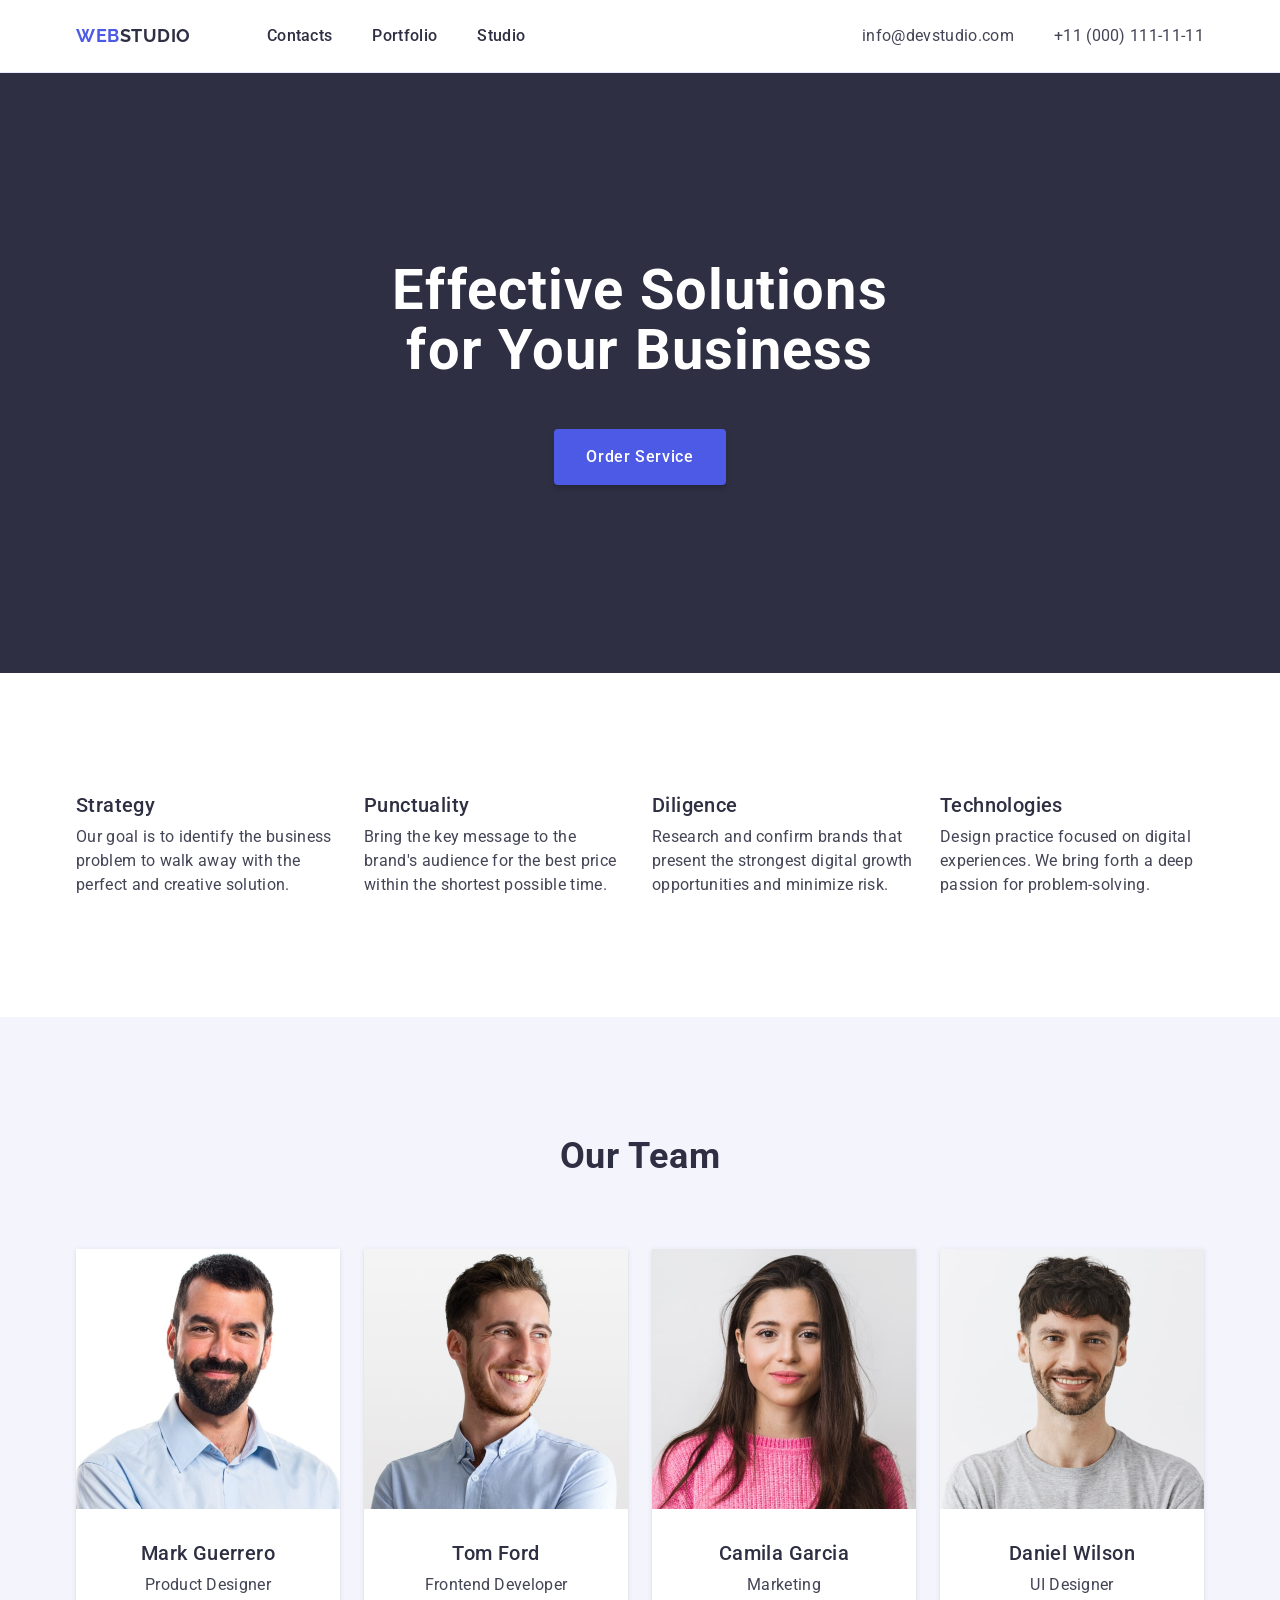
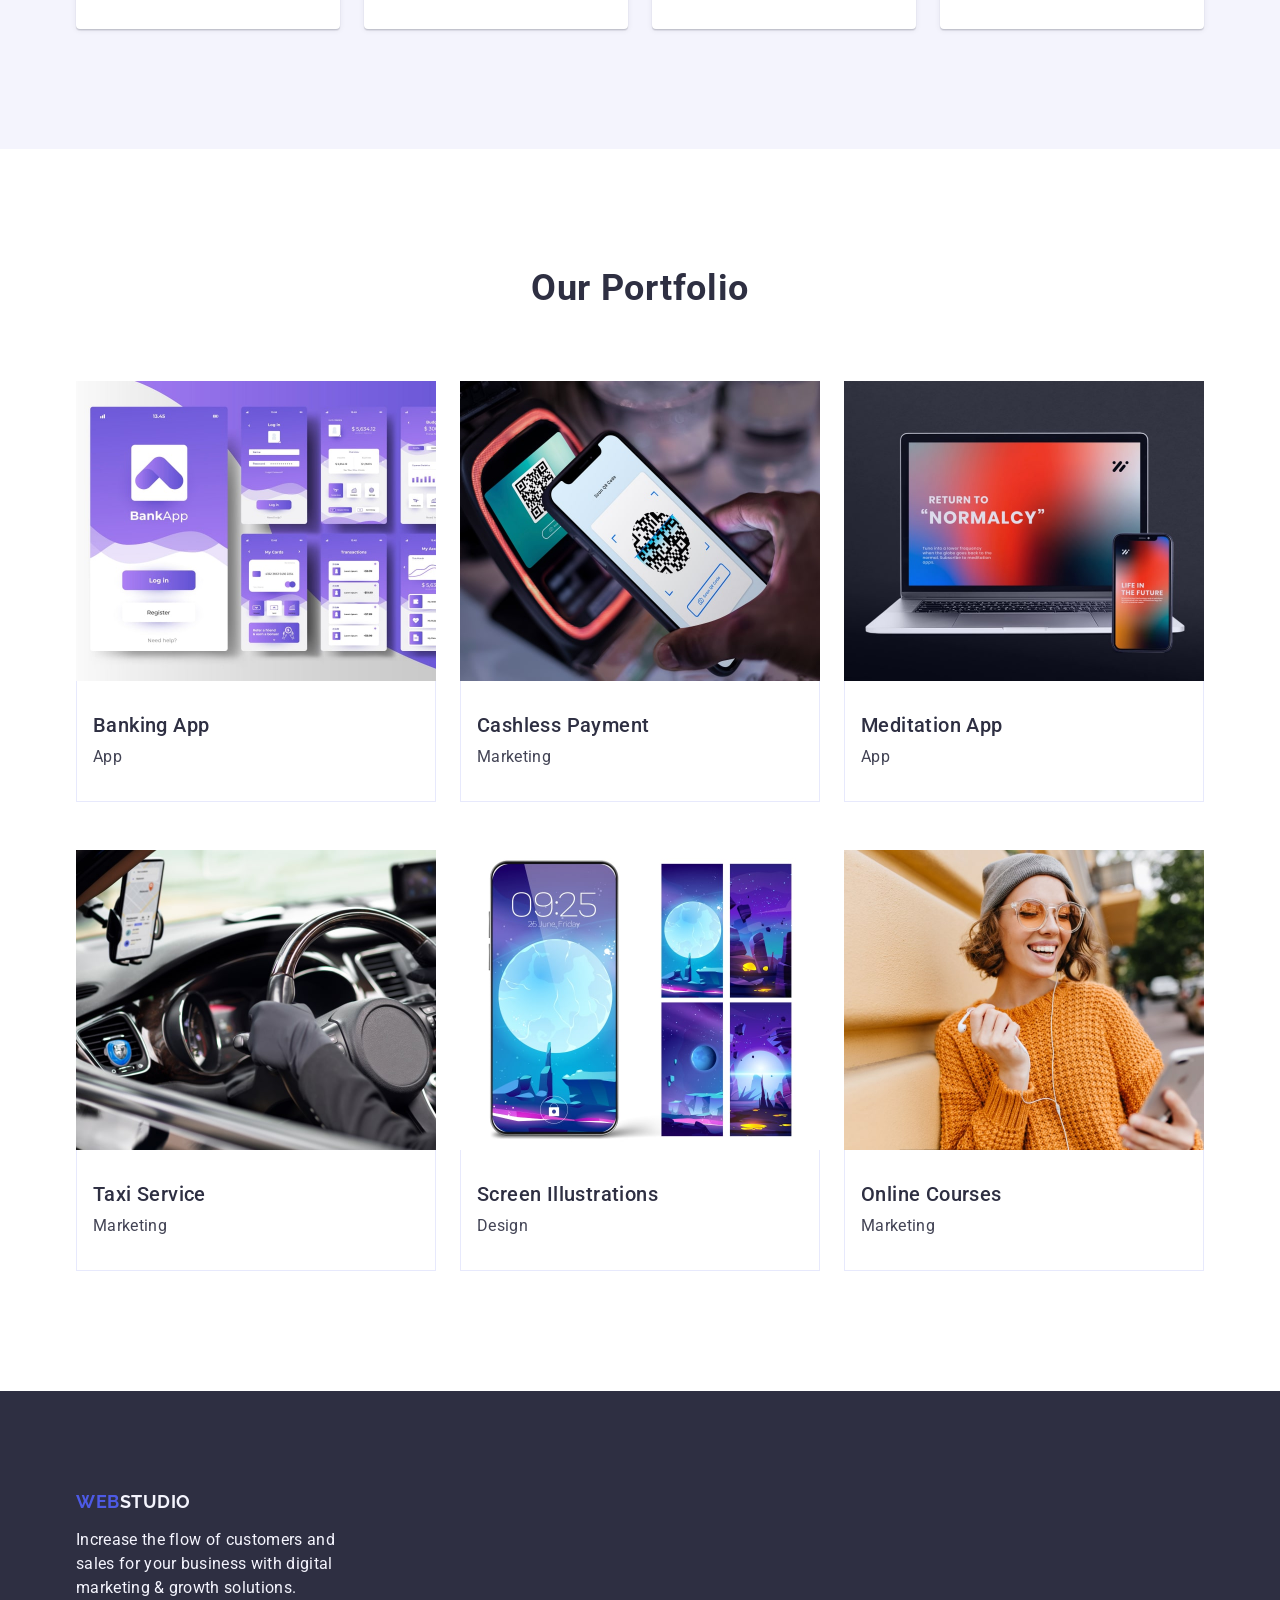
<file: index.html>
<!DOCTYPE html>
<html lang="en">
  <head>
    <meta charset="UTF-8" />
    <meta name="viewport" content="width=device-width, initial-scale=1.0" />
    <title>Document</title>
    <link
      rel="stylesheet"
      href="https://cdnjs.cloudflare.com/ajax/libs/modern-normalize/2.0.0/modern-normalize.min.css"
      integrity="sha512-4xo8blKMVCiXpTaLzQSLSw3KFOVPWhm/TRtuPVc4WG6kUgjH6J03IBuG7JZPkcWMxJ5huwaBpOpnwYElP/m6wg=="
      crossorigin="anonymous"
      referrerpolicy="no-referrer"
    />
    <link rel="preconnect" href="https://fonts.googleapis.com" />
    <link rel="preconnect" href="https://fonts.gstatic.com" crossorigin />
    <link
      href="https://fonts.googleapis.com/css2?family=Raleway:wght@700&family=Roboto:wght@400;500;700&display=swap"
      rel="stylesheet"
    />
    <link rel="stylesheet" href="./css/styles.css" />
  </head>
  <body>
    <header class="header">
      <div class="container">
        <nav class="nav">
          <a class="logo" href="./index.html">Web<span>Studio</span></a>
          <ul class="nav-list">
            <li class="nav-item"><a class="nav-link" href="/">Contacts</a></li>
            <li class="nav-item"><a class="nav-link" href="">Portfolio</a></li>
            <li class="nav-item"><a class="nav-link" href="">Studio</a></li>
          </ul>
        </nav>
        <address class="address">
          <ul class="address-list">
            <li class="address-item">
              <a class="address-link" href="mailto:info@devstudio.com"
                >info@devstudio.com</a
              >
            </li>
            <li class="address-item">
              <a class="address-link" href="tel:+110001111111"
                >+11 (000) 111-11-11</a
              >
            </li>
          </ul>
        </address>
      </div>
    </header>
    <main>
      <section class="hero">
        <div class="container">
          <h1 class="hero-title">Effective Solutions for Your Business</h1>
          <button class="hero-btn" type="button">Order Service</button>
        </div>
      </section>
      <section class="features">
        <div class="container">
          <h2 class="visually-hidden">features</h2>
          <ul class="features-list">
            <li class="features-item">
              <h3 class="features-title">Strategy</h3>
              <p class="features-text">
                Our goal is to identify the business problem to walk away with
                the perfect and creative solution.
              </p>
            </li>
            <li class="features-item">
              <h3 class="features-title">Punctuality</h3>
              <p class="features-text">
                Bring the key message to the brand's audience for the best price
                within the shortest possible time.
              </p>
            </li>
            <li class="features-item">
              <h3 class="features-title">Diligence</h3>
              <p class="features-text">
                Research and confirm brands that present the strongest digital
                growth opportunities and minimize risk.
              </p>
            </li>
            <li class="features-item">
              <h3 class="features-title">Technologies</h3>
              <p class="features-text">
                Design practice focused on digital experiences. We bring forth a
                deep passion for problem-solving.
              </p>
            </li>
          </ul>
        </div>
      </section>
      <section class="team">
        <div class="container">
          <h2 class="team-title">Our Team</h2>
          <ul class="team-list">
            <li class="team-item">
              <img
                src="./images/img-1.jpg"
                alt="Mark Guerrero"
                width="264"
                height="260"
                class="team-image"
              />
              <div class="team-descr">
                <h3 class="team-name">Mark Guerrero</h3>
                <p class="team-text">Product Designer</p>
              </div>
            </li>
            <li class="team-item">
              <img
                src="./images/img-2.jpg"
                alt="Tom Ford"
                width="264"
                height="260"
                class="team-image"
              />
              <div class="team-descr">
                <h3 class="team-name">Tom Ford</h3>
                <p class="team-text">Frontend Developer</p>
              </div>
            </li>
            <li class="team-item">
              <img
                src="./images/img-3.jpg"
                alt="Camila Garcia"
                width="264"
                height="260"
                class="team-image"
              />
              <div class="team-descr">
                <h3 class="team-name">Camila Garcia</h3>
                <p class="team-text">Marketing</p>
              </div>
            </li>
            <li class="team-item">
              <img
                src="./images/img-4.jpg"
                alt="Daniel Wilson"
                width="264"
                height="260"
                class="team-image"
              />
              <div class="team-descr">
                <h3 class="team-name">Daniel Wilson</h3>
                <p class="team-text">UI Designer</p>
              </div>
            </li>
          </ul>
        </div>
      </section>
      <section class="portfolio">
        <div class="container">
          <h2 class="portfolio-title">Our Portfolio</h2>
          <ul class="portfolio-list">
            <li class="portfolio-item">
              <img
                src="./images/card-img1.jpg"
                alt="Banking App"
                width="360"
                class="portfolio-image"
              />
              <div class="portfolio-descr">
                <h3 class="portfolio-name">Banking App</h3>
                <p class="portfolio-text">App</p>
              </div>
            </li>
            <li class="portfolio-item">
              <img
                src="./images/card-img2.jpg"
                alt="Cashless Payment"
                width="360"
                class="portfolio-image"
              />
              <div class="portfolio-descr">
                <h3 class="portfolio-name">Cashless Payment</h3>
                <p class="portfolio-text">Marketing</p>
              </div>
            </li>
            <li class="portfolio-item">
              <img
                src="./images/card-img3.jpg"
                alt="Meditation App"
                width="360"
                class="portfolio-image"
              />
              <div class="portfolio-descr">
                <h3 class="portfolio-name">Meditation App</h3>
                <p class="portfolio-text">App</p>
              </div>
            </li>
            <li class="portfolio-item">
              <img
                src="./images/card-img4.jpg"
                alt="Taxi Service"
                width="360"
                class="portfolio-image"
              />
              <div class="portfolio-descr">
                <h3 class="portfolio-name">Taxi Service</h3>
                <p class="portfolio-text">Marketing</p>
              </div>
            </li>
            <li class="portfolio-item">
              <img
                src="./images/card-img5.jpg"
                alt="Screen Illustrations"
                width="360"
                class="portfolio-image"
              />
              <div class="portfolio-descr">
                <h3 class="portfolio-name">Screen Illustrations</h3>
                <p class="portfolio-text">Design</p>
              </div>
            </li>
            <li class="portfolio-item">
              <img
                src="./images/card-img6.jpg"
                alt="Online Courses"
                width="360"
                class="portfolio-image"
              />
              <div class="portfolio-descr">
                <h3 class="portfolio-name">Online Courses</h3>
                <p class="portfolio-text">Marketing</p>
              </div>
            </li>
          </ul>
        </div>
      </section>
    </main>
    <footer class="footer">
      <div class="container">
        <a class="footer-logo" href="./index.html"
          >Web<span class="footer-logo-color">Studio</span></a
        >
        <p class="footer-text">
          Increase the flow of customers and sales for your business with
          digital marketing & growth solutions.
        </p>
      </div>
    </footer>
  </body>
</html>
</file>
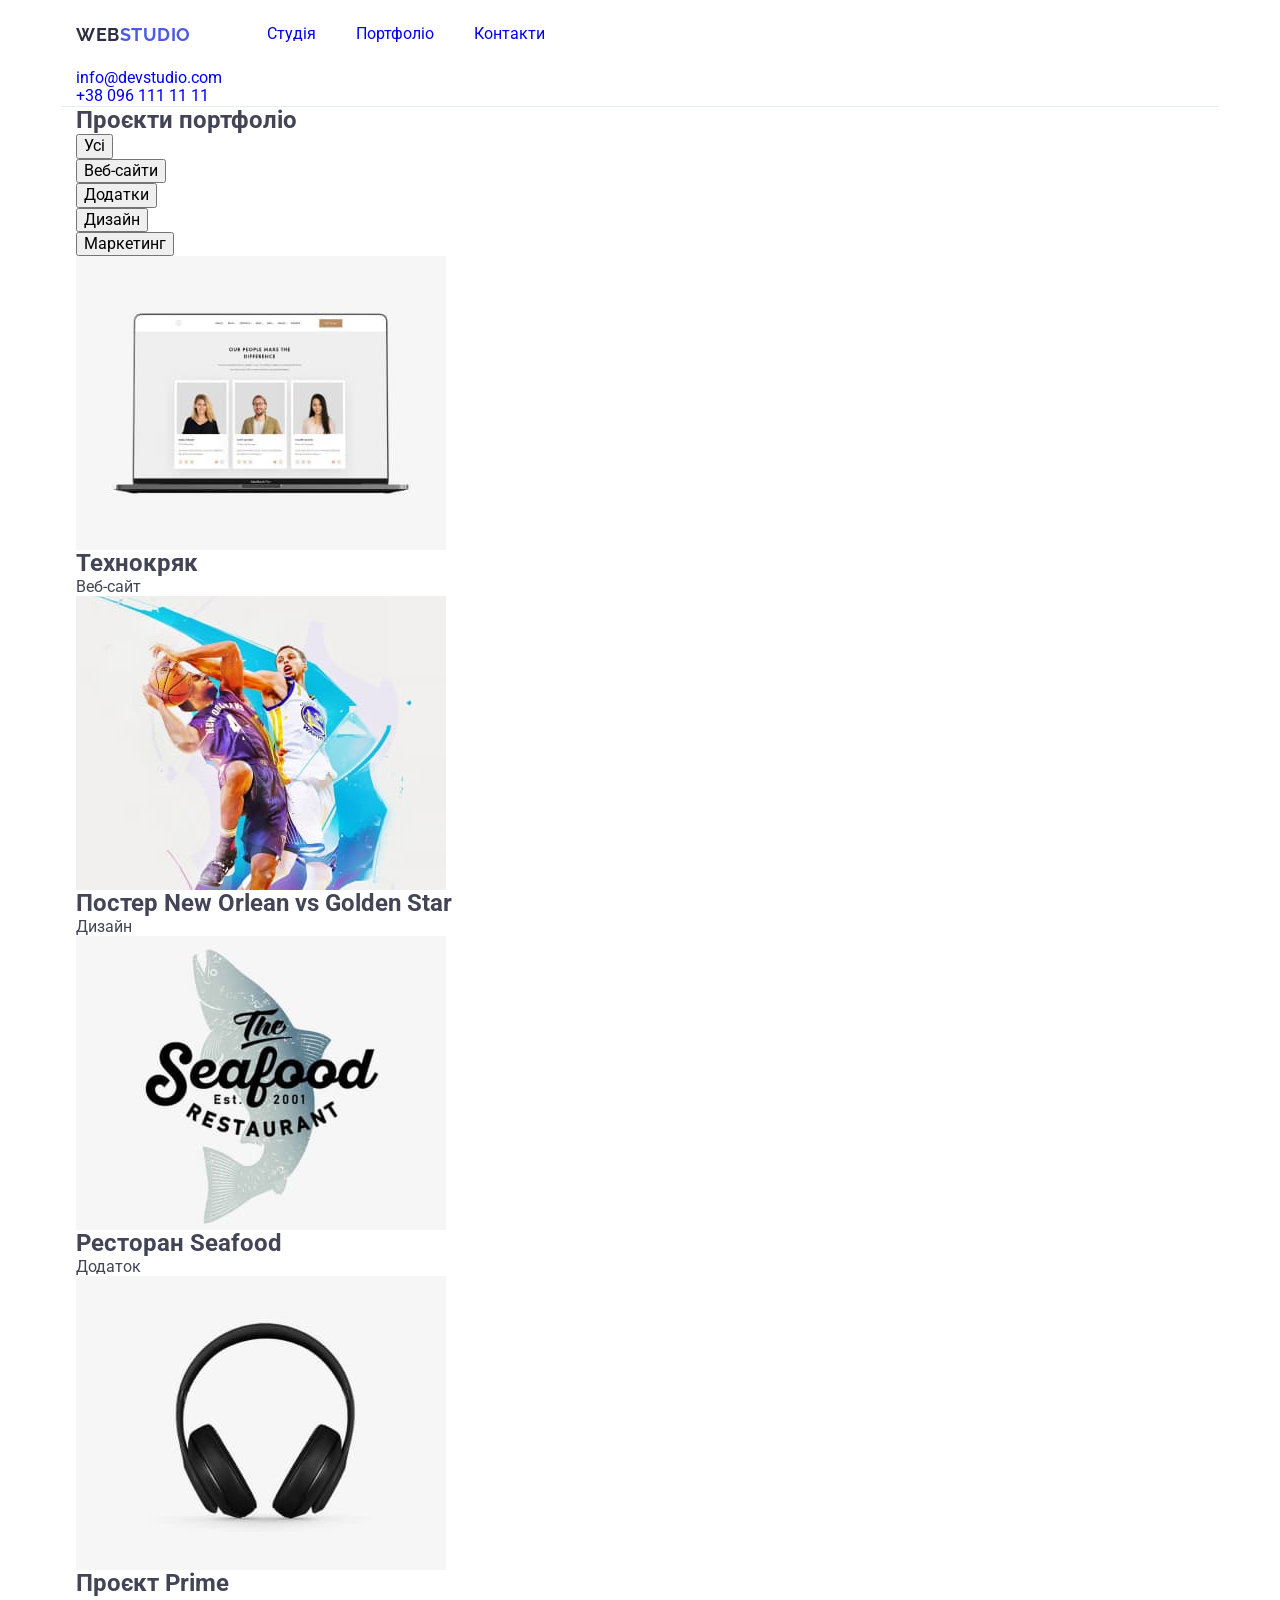
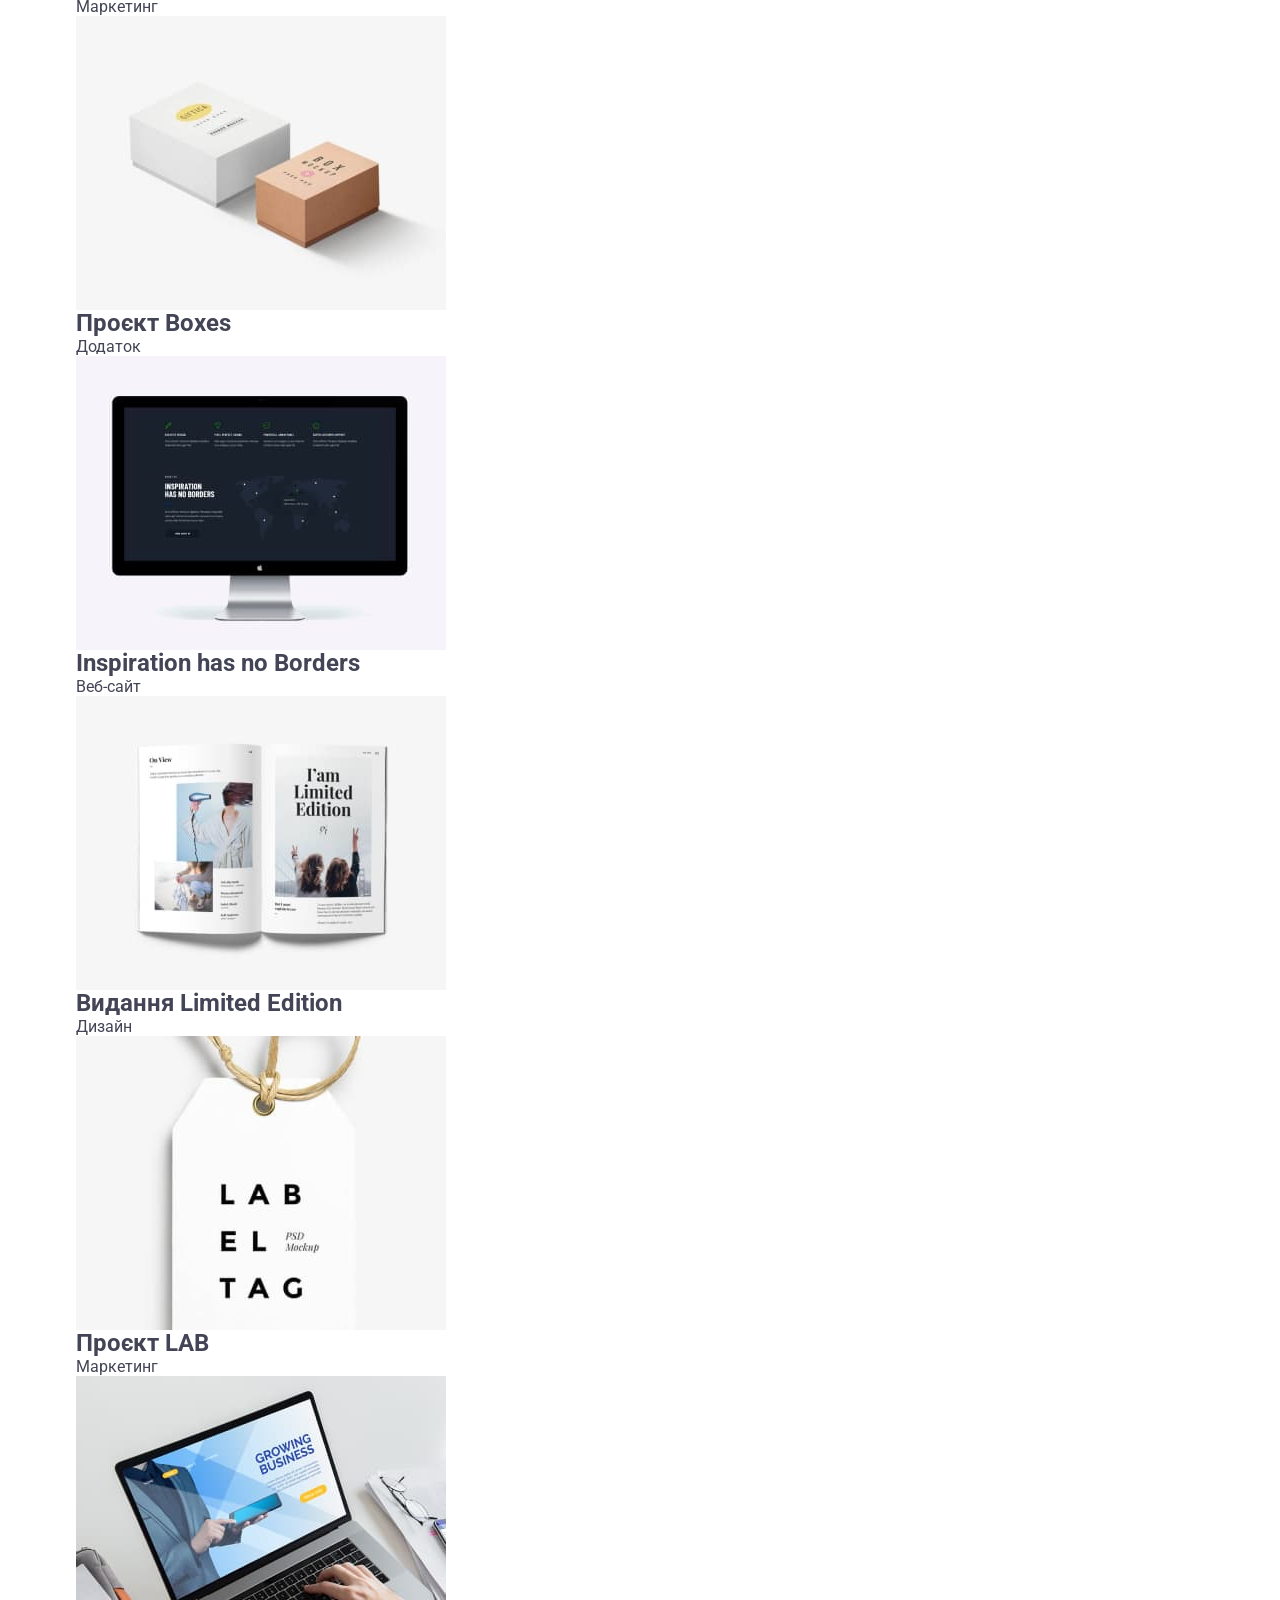
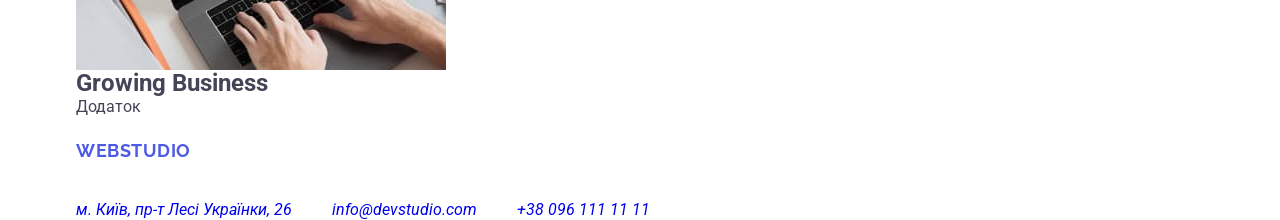
<file: portfolio.html>
<!DOCTYPE html>
<html lang="uk">
  <head>
    <meta charset="UTF-8" />
    <meta http-equiv="X-UA-Compatible" content="IE=edge" />
    <meta name="viewport" content="width=device-width, initial-scale=1.0" />
    <title>WebStudio</title>
    <!-- fonts -->
    <link rel="preconnect" href="https://fonts.googleapis.com" />
    <link rel="preconnect" href="https://fonts.gstatic.com" crossorigin />
    <link rel="preconnect" href="https://fonts.googleapis.com" />
    <link rel="preconnect" href="https://fonts.gstatic.com" crossorigin />
    <link
      href="https://fonts.googleapis.com/css2?family=Raleway:wght@700&family=Roboto:wght@400;500;700;900&display=swap"
      rel="stylesheet"
    />
    <!-- modern-normalize -->
    <link
      rel="stylesheet"
      href="https://cdnjs.cloudflare.com/ajax/libs/modern-normalize/1.1.0/modern-normalize.min.css"
      integrity="sha512-wpPYUAdjBVSE4KJnH1VR1HeZfpl1ub8YT/NKx4PuQ5NmX2tKuGu6U/JRp5y+Y8XG2tV+wKQpNHVUX03MfMFn9Q=="
      crossorigin="anonymous"
      referrerpolicy="no-referrer"
    />
    <!-- custom styles -->
    <link rel="stylesheet" href="./css/styles.css" />
  </head>
  <body>
    <header>
      <div class="container header">
        <nav class="nav">
          <a class="logo logo-header" href="./index.html"
            ><span class="logo-color">Web</span>Studio</a
          >
          <ul class="nav-list">
            <li class="nav-list-item">
              <a class="nav-list-item-link display-block" href="./index.html"
                >Студія</a
              >
            </li>
            <li class="nav-list-item">
              <a
                class="nav-list-item-link display-block"
                href="./portfolio.html"
                >Портфоліо</a
              >
            </li>
            <li class="nav-list-item">
              <a class="nav-list-item-link display-block" href="#contacts-link"
                >Контакти</a
              >
            </li>
          </ul>
        </nav>
        <ul class="header-contacts">
          <li class="header-contacts-item">
            <a
              class="header-contacts-item-link display-block"
              href="mailto:info@devstudio.com"
              >info@devstudio.com</a
            >
          </li>
          <li class="header-contacts-item">
            <a
              class="header-contacts-item-link display-block"
              href="tel:+380961111111"
              >+38 096 111 11 11</a
            >
          </li>
        </ul>
      </div>
    </header>
    <main>
      <section class="section">
        <div class="container">
          <h1 class="hidden-title">Проєкти портфоліо</h1>
          <ul class="filter-list">
            <li class="filter-list-item">
              <button class="filter-list-button all-btn" type="button">
                Усі
              </button>
            </li>
            <li class="filter-list-item">
              <button class="filter-list-button secondary-btn" type="button">
                Веб-сайти
              </button>
            </li>
            <li class="filter-list-item">
              <button class="filter-list-button secondary-btn" type="button">
                Додатки
              </button>
            </li>
            <li class="filter-list-item">
              <button class="filter-list-button secondary-btn" type="button">
                Дизайн
              </button>
            </li>

            <li class="filter-list-item-button">
              <button class="filter-list-button secondary-btn" type="button">
                Маркетинг
              </button>
            </li>
          </ul>
          <ul class="portfolio-content-list">
            <li class="portfolio-content-list-item">
              <img
                src="./images/technocrack.jpg"
                alt="зразок веб-сайту"
                width="370"
                height="294"
              />
              <div class="portfolio-content-list-text">
                <h2 class="portfolio-content-list-item-heading">Технокряк</h2>
                <p class="portfolio-content-list-item-text">Веб-сайт</p>
              </div>
            </li>
            <li class="portfolio-content-list-item">
              <img
                src="./images/poster.jpg"
                alt="постер нба"
                width="370"
                height="294"
              />
              <div class="portfolio-content-list-text">
                <h2 class="portfolio-content-list-item-heading">
                  Постер New Orlean vs Golden Star
                </h2>
                <p class="portfolio-content-list-item-text">Дизайн</p>
              </div>
            </li>
            <li class="portfolio-content-list-item">
              <img
                src="./images/seafood.jpg"
                alt="логотип ресторану"
                width="370"
                height="294"
              />
              <div class="portfolio-content-list-text">
                <h2 class="portfolio-content-list-item-heading">
                  Ресторан Seafood
                </h2>
                <p class="portfolio-content-list-item-text">Додаток</p>
              </div>
            </li>
            <li class="portfolio-content-list-item">
              <img
                src="./images/prime.jpg"
                alt="слухавки"
                width="370"
                height="294"
              />
              <div class="portfolio-content-list-text">
                <h2 class="portfolio-content-list-item-heading">
                  Проєкт Prime
                </h2>
                <p class="portfolio-content-list-item-text">Маркетинг</p>
              </div>
            </li>
            <li class="portfolio-content-list-item">
              <img
                src="./images/boxes.jpg"
                alt="коробки"
                width="370"
                height="294"
              />
              <div class="portfolio-content-list-text">
                <h2 class="portfolio-content-list-item-heading">
                  Проєкт Boxes
                </h2>
                <p class="portfolio-content-list-item-text">Додаток</p>
              </div>
            </li>
            <li class="portfolio-content-list-item">
              <img
                src="./images/noborders.jpg"
                alt="зразок веб-сайту"
                width="370"
                height="294"
              />
              <div class="portfolio-content-list-text">
                <h2 class="portfolio-content-list-item-heading">
                  Inspiration has no Borders
                </h2>
                <p class="portfolio-content-list-item-text">Веб-сайт</p>
              </div>
            </li>
            <li class="portfolio-content-list-item">
              <img
                src="./images/le.jpg"
                alt="зразок оформлення сторінок"
                width="370"
                height="294"
              />
              <div class="portfolio-content-list-text">
                <h2 class="portfolio-content-list-item-heading">
                  Видання Limited Edition
                </h2>
                <p class="portfolio-content-list-item-text">Дизайн</p>
              </div>
            </li>
            <li class="portfolio-content-list-item">
              <img
                src="./images/lab.jpg"
                alt="проєкт лаб"
                width="370"
                height="294"
              />
              <div class="portfolio-content-list-text">
                <h2 class="portfolio-content-list-item-heading">Проєкт LAB</h2>
                <p class="portfolio-content-list-item-text">Маркетинг</p>
              </div>
            </li>
            <li class="portfolio-content-list-item">
              <img
                src="./images/business.jpg"
                alt="зразок додатку"
                width="370"
                height="294"
              />
              <div class="portfolio-content-list-text">
                <h2 class="portfolio-content-list-item-heading">
                  Growing Business
                </h2>
                <p class="portfolio-content-list-item-text">Додаток</p>
              </div>
            </li>
          </ul>
        </div>
      </section>
    </main>
    <footer class="contacts" id="contacts-link">
      <div class="container">
        <a class="logo footer-logo" href="./index.html"
          ><span class="logo-footer-color">Web</span>Studio</a
        >
        <address>
          <ul class="address-list">
            <li class="address-list-item">
              <a
                class="map-link"
                href="https://goo.gl/maps/me57YFcmaELghzEW9"
                target="_blank"
                rel="noopener noreferrer nofollow"
                >м. Київ, пр-т Лесі Українки, 26</a
              >
            </li>
            <li class="address-list-item">
              <a class="mail-link" href="mailto:info@devstudio.com"
                >info@devstudio.com</a
              >
            </li>
            <li class="address-list-item">
              <a class="tel-link" href="tel:+380961111111">+38 096 111 11 11</a>
            </li>
          </ul>
        </address>
      </div>
    </footer>
  </body>
</html>
</file>
<file: css/styles.css>
body {
  font-family: "Roboto", sans-serif;
  color: #434455;
  background-color: #ffffff;
}
* {
  box-sizing: border-box;
}
h1,
h2,
h3,
h4,
h5,
h6,
p {
  margin: 0;
  padding: 0;
}
a {
  text-decoration: none;
}
img {
  display: block;
}

ul,
ol {
  margin: 0;
  padding: 0;
  list-style: none;
}
.container {
  max-width: 1158px;
  padding: 0 15px;
  margin: 0 auto;
}
.visually-hidden {
  position: absolute;
  width: 1px;
  height: 1px;
  margin: -1px;
  border: 0;
  padding: 0;
  white-space: nowrap;
  clip-path: inset(100%);
  clip: rect(0 0 0 0);
  overflow: hidden;
}
/* header */
.header {
  border-bottom: 1px solid #e7e9fc;
}
.header .container {
  display: flex;
  justify-content: space-between;
}
.logo {
  display: block;
  font-family: "Raleway", sans-serif;
  font-weight: 700;
  font-size: 18px;
  line-height: 1.17;
  letter-spacing: 0.03em;
  text-transform: uppercase;
  color: #4d5ae5;
  margin-right: 76px;
  padding: 24px 0;
}

.nav {
  display: flex;
  align-items: center;
}
.nav span {
  color: #2e2f42;
}
.nav-list {
  display: flex;
  gap: 40px;
}
.nav-item {
}
.nav-link {
  display: block;
  font-weight: 500;
  font-size: 16px;
  line-height: 1.5;
  letter-spacing: 0.02em;
  color: #2e2f42;
  padding: 24px 0;
}
.nav-link:hover,
.nav-link:focus {
  color: #404bbf;
}
.address {
  font-style: normal;
}
.address-list {
  display: flex;
  align-items: center;
  gap: 40px;
}
.address-item {
}
.address-link {
  display: block;
  font-size: 16px;
  line-height: 1.5;
  letter-spacing: 0.02em;
  color: #434455;
  padding: 24px 0;
}
.address-link:hover,
.address-link:focus {
  color: #404bbf;
}
/* hero */
.hero {
  background-color: #2e2f42;
  padding: 188px 0;
}

.hero-title {
  font-weight: 700;
  font-size: 56px;
  line-height: 1.07;
  letter-spacing: 0.02em;
  text-align: center;
  color: #ffffff;
  margin-left: auto;
  margin-right: auto;
  margin-bottom: 48px;
  max-width: 496px;
}
.hero-btn {
  display: block;
  font-weight: 500;
  line-height: 1.5;
  letter-spacing: 0.04em;
  color: #ffffff;
  background-color: #4d5ae5;
  cursor: pointer;
  box-shadow: 0 4px 4px 0 rgba(0, 0, 0, 0.15);
  border-radius: 4px;
  padding: 16px 32px;
  min-width: 169px;
  height: 56px;
  border: none;
  margin-left: auto;
  margin-right: auto;
}
.hero-btn:hover,
.hero-btn:focus {
  background-color: #404bbf;
}
/* features */
.features {
  padding: 120px 0;
}

.features-list {
  display: flex;
  gap: 24px;
}
.features-item {
  width: 264px;
}
.features-title {
  font-weight: 500;
  font-size: 20px;
  line-height: 1.2;
  letter-spacing: 0.02em;
  color: #2e2f42;
  margin-bottom: 8px;
}
.features-text {
  font-size: 16px;
  line-height: 1.5;
  letter-spacing: 0.02em;
}
/* team */
.team {
  background-color: #f4f4fd;
  padding: 120px 0;
}
.team-title {
  font-weight: 700;
  font-size: 36px;
  line-height: 1.11;
  letter-spacing: 0.02em;
  text-align: center;
  text-transform: capitalize;
  color: #2e2f42;
  margin-bottom: 72px;
}
.team-list {
  display: flex;
  gap: 24px;
}
.team-item {
  width: 264px;
  background-color: #ffffff;
  text-align: center;
  border-radius: 0 0 4px 4px;
  box-shadow: 0 2px 1px 0 rgba(46, 47, 66, 0.08),
    0 1px 1px 0 rgba(46, 47, 66, 0.16), 0 1px 6px 0 rgba(46, 47, 66, 0.08);
}
.team-image {
}
.team-descr {
  padding-top: 32px;
  padding-bottom: 32px;
}
.team-name {
  font-weight: 500;
  font-size: 20px;
  line-height: 1.2;
  letter-spacing: 0.02em;
  text-align: center;
  color: #2e2f42;
  margin-bottom: 8px;
}
.team-text {
  font-size: 16px;
  line-height: 1.5;
  letter-spacing: 0.02em;
  text-align: center;
}
/* portfolio */
.portfolio {
  padding: 120px 0;
}
.portfolio-title {
  font-weight: 700;
  font-size: 36px;
  line-height: 1.11;
  letter-spacing: 0.02em;
  text-align: center;
  text-transform: capitalize;
  color: #2e2f42;
  margin-bottom: 72px;
}
.portfolio-list {
  display: flex;
  flex-wrap: wrap;
  row-gap: 48px;
  column-gap: 24px;
}
.portfolio-item {
  width: 360px;
}
.portfolio-image {
}
.portfolio-descr {
  border-bottom: 1px solid #e7e9fc;
  border-left: 1px solid #e7e9fc;
  border-right: 1px solid #e7e9fc;
  padding: 32px 16px;
}
.portfolio-name {
  font-weight: 500;
  font-size: 20px;
  line-height: 1.2;
  letter-spacing: 0.02em;
  color: #2e2f42;
  margin-bottom: 8px;
}
.portfolio-text {
  font-size: 16px;
  line-height: 1.5;
  letter-spacing: 0.02em;
}
/* footer */
.footer {
  background-color: #2e2f42;
  padding: 100px 0;
}
.footer-logo {
  font-family: "Raleway", sans-serif;
  font-weight: 700;
  font-size: 18px;
  line-height: 1.17;
  letter-spacing: 0.03em;
  text-transform: uppercase;
  color: #4d5ae5;
  display: inline-block;

  margin-bottom: 16px;
}
.footer-logo-color {
  color: #f4f4fd;
}
.footer-text {
  font-size: 16px;
  line-height: 1.5;
  letter-spacing: 0.02em;
  color: #f4f4fd;
  width: 264px;
}
</file>
